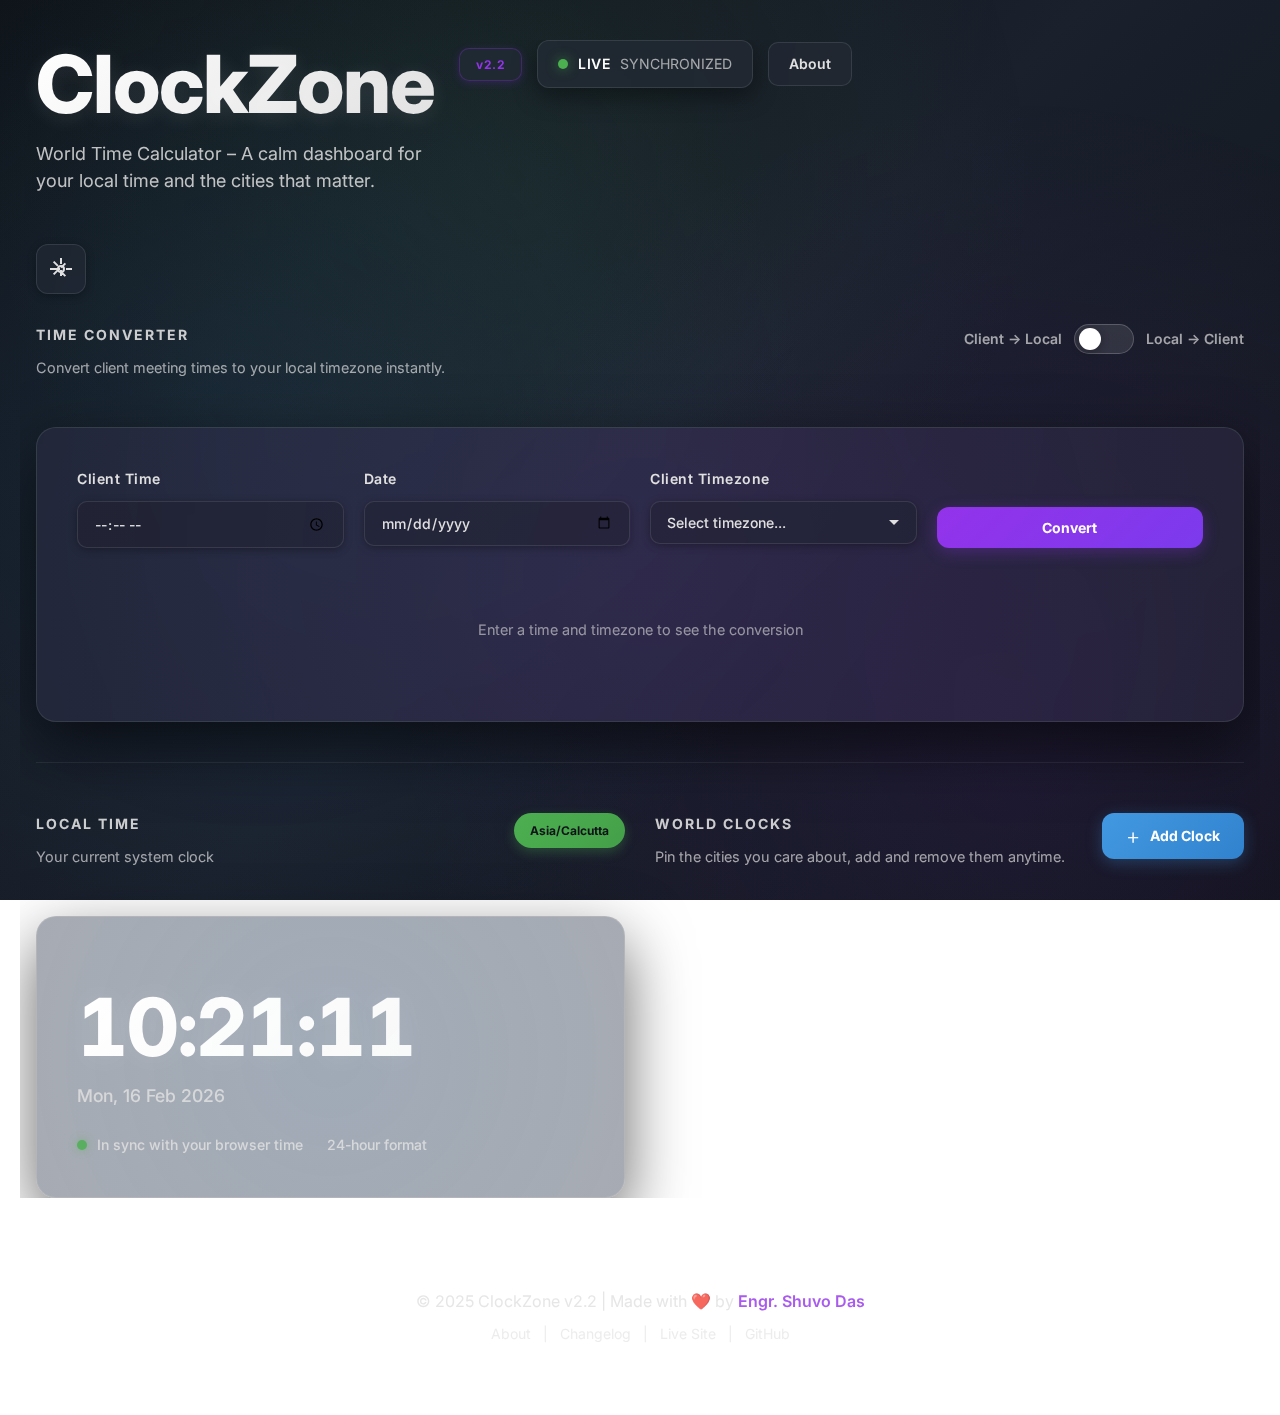
<file: index.html>
<!doctype html>
<html lang="en">
  <head>
    <meta charset="utf-8">
    <meta name="viewport" content="width=device-width, initial-scale=1, maximum-scale=5, user-scalable=yes">
    <title>ClockZone – World Time Calculator v2.2</title>
    <link rel="shortcut icon" href="https://cdn-icons-png.flaticon.com/512/3175/3175021.png" type="image/x-icon">
    <link rel="stylesheet" href="css/styles.css">
  </head>

  <body>
    <div class="container">
      <!-- Header -->
      <header class="header">
        <div class="header-left">
          <h1 class="title">ClockZone</h1>
          <p class="subtitle">World Time Calculator – A calm dashboard for your local time and the cities that matter.</p>
        </div>
        <div class="header-right">
          <button class="version-btn">v2.2</button>
          <div class="status-indicator">
            <span class="status-dot"></span>
            <span class="status-text">LIVE</span>
            <span class="status-subtext">SYNCHRONIZED</span>
          </div>
          <a href="about.html" class="about-link">About</a>
        </div>
      </header>

      <!-- Settings Icon Button -->
      <div class="settings-toggle-wrapper">
        <button class="settings-toggle-btn" id="settings-toggle-btn" title="Display Settings">
          <svg class="settings-icon" width="24" height="24" viewBox="0 0 24 24" fill="none" stroke="currentColor" stroke-width="2">
            <circle cx="12" cy="12" r="3"></circle>
            <path d="M12 1v6m0 6v6m11-7h-6m-6 0H1m15.364-5.636l-4.243 4.243m0 4.243l4.243 4.243M4.636 4.636l4.243 4.243m0 4.243l-4.243 4.243"></path>
          </svg>
        </button>
      </div>

      <!-- Display Settings -->
      <section class="display-settings" id="display-settings">
        <div class="settings-header">
          <div class="settings-title-wrapper">
            <svg class="settings-icon-small" width="20" height="20" viewBox="0 0 24 24" fill="none" stroke="currentColor" stroke-width="2">
              <circle cx="12" cy="12" r="3"></circle>
              <path d="M12 1v6m0 6v6m11-7h-6m-6 0H1m15.364-5.636l-4.243 4.243m0 4.243l4.243 4.243M4.636 4.636l4.243 4.243m0 4.243l-4.243 4.243"></path>
            </svg>
            <h2 class="section-title">DISPLAY SETTINGS</h2>
            <button class="settings-close-btn" id="settings-close-btn">&times;</button>
          </div>
        </div>
        <p class="section-description">Control the time format and how dates are shown across all clocks.</p>
        <div class="settings-controls">
          <div class="setting-group">
            <label for="time-format">Time format</label>
            <select id="time-format" class="dropdown">
              <option value="12">12-hour</option>
              <option value="24">24-hour</option>
            </select>
          </div>
          <div class="setting-group">
            <label for="date-format">Date format</label>
            <select id="date-format" class="dropdown">
              <option value="short">Mon, 24 Nov 2025</option>
              <option value="long">Monday, November 24, 2025</option>
              <option value="numeric">11/24/2025</option>
            </select>
          </div>
        </div>
      </section>

      <!-- Time Converter Section -->
      <section class="time-converter-section">
        <div class="section-header">
          <div>
            <h2 class="section-title">TIME CONVERTER</h2>
            <p class="section-description" id="converter-description">Convert client meeting times to your local timezone instantly.</p>
          </div>
          <div class="converter-mode-toggle">
            <span class="mode-label" id="mode-label-forward">Client → Local</span>
            <label class="toggle-switch">
              <input type="checkbox" id="converter-mode-toggle" />
              <span class="toggle-slider"></span>
            </label>
            <span class="mode-label" id="mode-label-reverse">Local → Client</span>
          </div>
        </div>
        <div class="converter-card">
          <div class="converter-inputs" id="converter-inputs">
            <!-- Forward mode inputs (default) -->
            <div class="converter-input-group" id="input-group-source-time">
              <label for="source-time" id="source-time-label">Client Time</label>
              <input type="time" id="source-time" class="time-input" />
            </div>
            <div class="converter-input-group">
              <label for="source-date">Date</label>
              <input type="date" id="source-date" class="date-input" />
            </div>
            <div class="converter-input-group" id="input-group-source-timezone">
              <label for="source-timezone" id="source-timezone-label">Client Timezone</label>
              <select id="source-timezone" class="timezone-select">
                <option value="">Select timezone...</option>
              </select>
            </div>
            <button class="convert-btn" id="convert-btn">
              <span>Convert</span>
            </button>
          </div>
          <div class="converter-results" id="converter-results">
            <div class="result-placeholder">
              <p>Enter a time and timezone to see the conversion</p>
            </div>
          </div>
        </div>
      </section>

      <!-- Main Content -->
      <div class="main-content">
        <!-- Local Time Section -->
        <section class="local-time-section">
          <div class="section-header">
            <div>
              <h2 class="section-title">LOCAL TIME</h2>
              <p class="section-description">Your current system clock</p>
            </div>
            <span class="timezone-tag" id="local-timezone-tag">Asia/Calcutta</span>
          </div>
          <div class="local-time-card">
            <div class="time-display" id="local-time">10:21:11</div>
            <div class="date-display" id="local-date">Mon, 16 Feb 2026</div>
            <div class="status-info">
              <div class="sync-indicator">
                <span class="sync-dot"></span>
                <span>In sync with your browser time</span>
              </div>
              <div class="format-indicator" id="local-format-indicator">24-hour format</div>
            </div>
          </div>
        </section>

        <!-- World Clocks Section -->
        <section class="world-clocks-section">
          <div class="section-header">
            <div>
              <h2 class="section-title">WORLD CLOCKS</h2>
              <p class="section-description">Pin the cities you care about, add and remove them anytime.</p>
            </div>
            <button class="add-clock-btn" id="add-clock-btn">
              <span class="add-icon">+</span>
              <span>Add Clock</span>
            </button>
          </div>
          <div class="world-clocks-grid" id="world-clocks-grid">
            <!-- Clock cards will be dynamically generated -->
          </div>
        </section>
      </div>

      <!-- Add Clock Modal -->
      <div class="modal-overlay" id="modal-overlay">
        <div class="modal">
          <div class="modal-header">
            <h3>Add World Clock</h3>
            <button class="modal-close" id="modal-close">&times;</button>
          </div>
          <div class="modal-body">
            <input type="text" id="clock-search" class="clock-search-input" placeholder="Search for a city or timezone...">
            <div class="clock-options" id="clock-options">
              <!-- Options will be populated dynamically -->
            </div>
          </div>
        </div>
      </div>
    </div>

    <!-- Footer -->
    <footer class="footer">
      <div class="footer-content">
        <p class="copyright">
          © 2025 ClockZone v2.2 | Made with ❤️ by <a href="about.html" class="developer-link">Engr. Shuvo Das</a>
        </p>
        <p class="footer-links">
          <a href="about.html">About</a> | 
          <a href="CHANGELOG.md">Changelog</a> |
          <a href="https://clockzone-ten.vercel.app/" target="_blank">Live Site</a> |
          <a href="https://github.com/engrshuvodas/ClockZone--World-Time-Calculator-.git" target="_blank">GitHub</a>
        </p>
      </div>
    </footer>

    <script src="js/script.js"></script>
  </body>
</html>
</file>
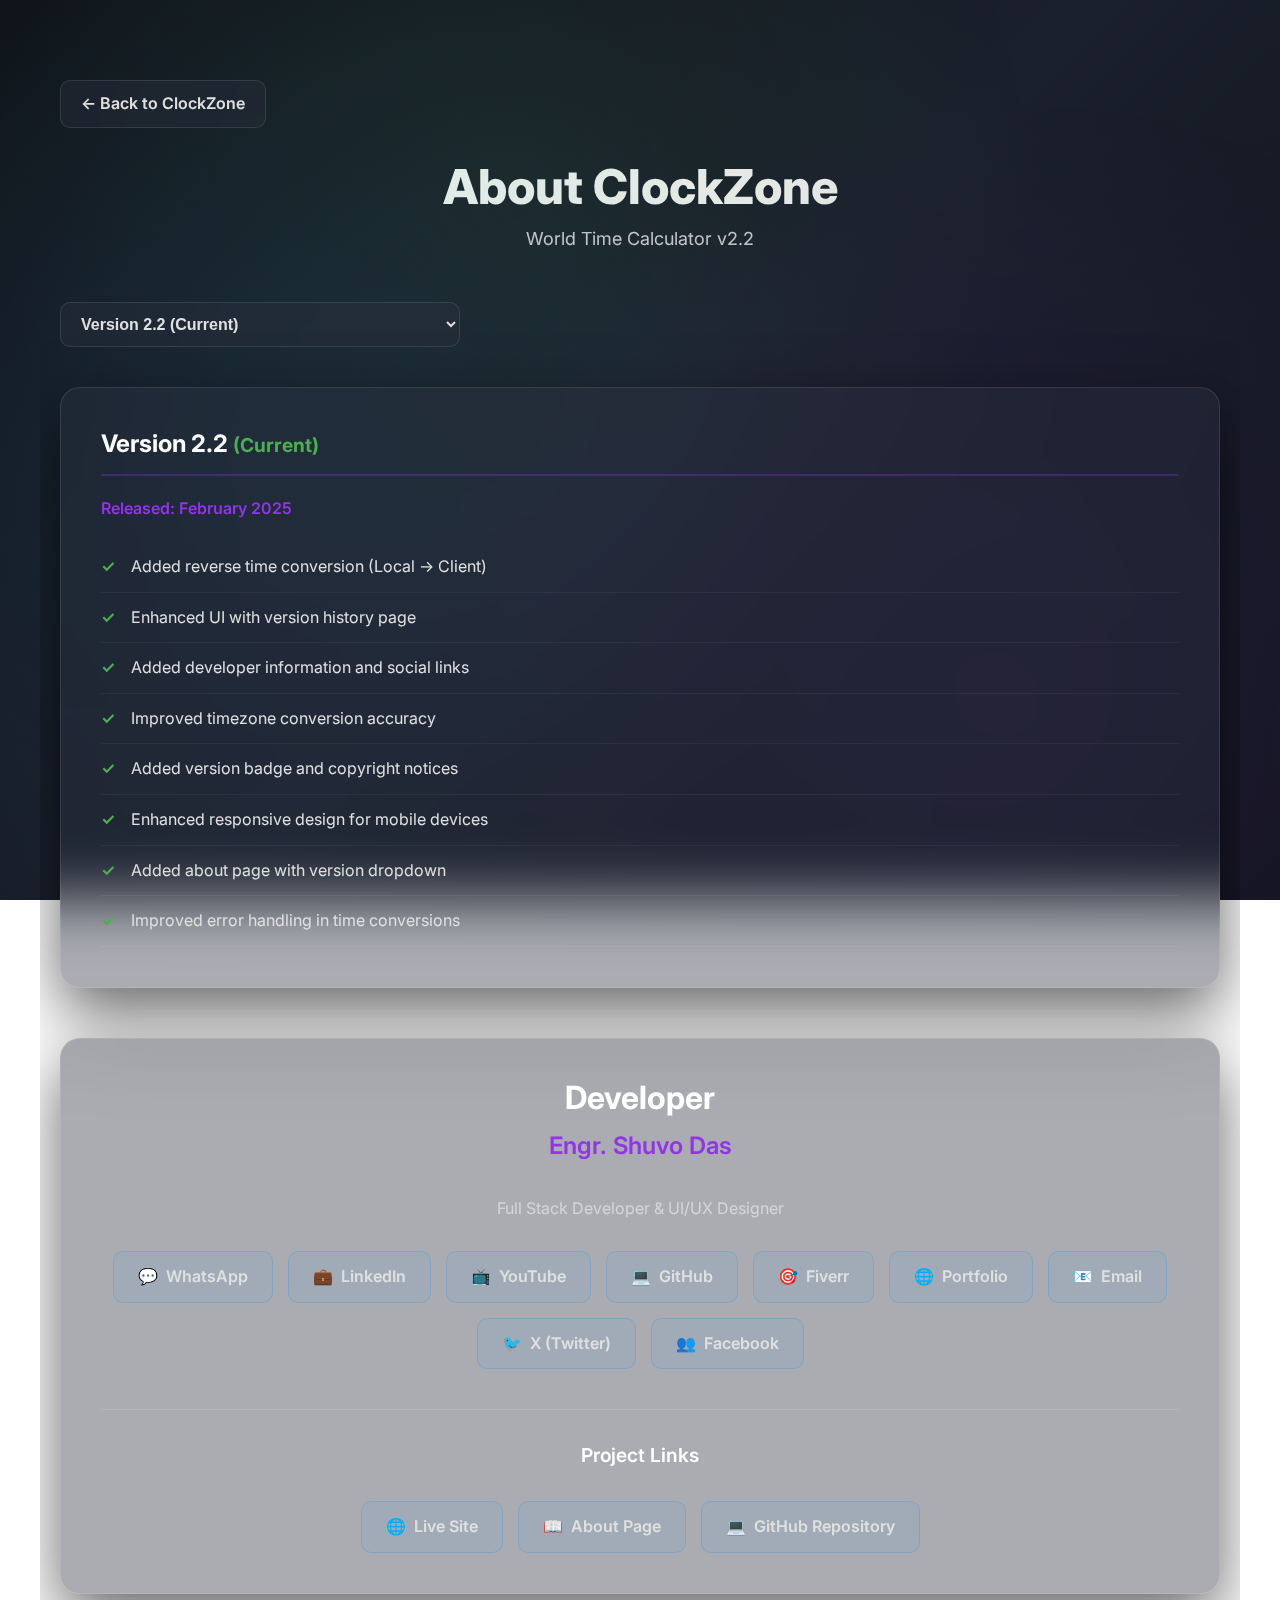
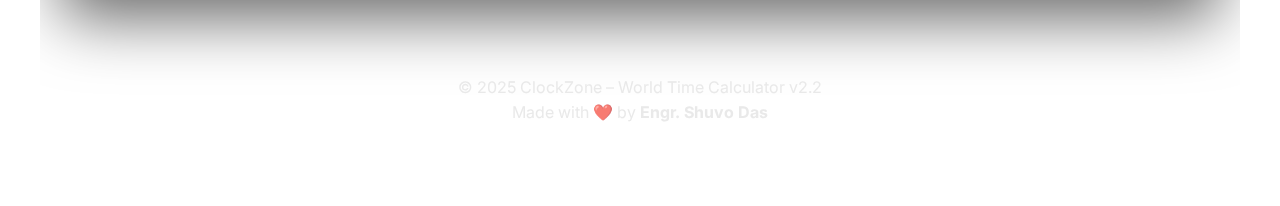
<file: about.html>
<!doctype html>
<html lang="en">
  <head>
    <meta charset="utf-8">
    <meta name="viewport" content="width=device-width, initial-scale=1, maximum-scale=5, user-scalable=yes">
    <title>About - ClockZone World Time Calculator</title>
    <link rel="shortcut icon" href="https://cdn-icons-png.flaticon.com/512/3175/3175021.png" type="image/x-icon">
    <link rel="stylesheet" href="css/styles.css">
    <style>
      .about-container {
        max-width: 1200px;
        margin: 0 auto;
        padding: clamp(1.5rem, 4vw, 2.5rem) clamp(1rem, 3vw, 1.25rem);
        width: 100%;
        box-sizing: border-box;
      }
      .about-header {
        text-align: center;
        margin-bottom: clamp(2rem, 5vw, 3.125rem);
      }
      .about-header h1 {
        font-size: clamp(2rem, 6vw, 3rem);
        font-weight: 800;
        background: linear-gradient(135deg, #FFFFFF 0%, #E0E0E0 100%);
        -webkit-background-clip: text;
        -webkit-text-fill-color: transparent;
        background-clip: text;
        margin-bottom: clamp(0.5rem, 1.5vw, 0.625rem);
        line-height: 1.2;
        word-wrap: break-word;
      }
      .version-selector {
        margin: clamp(1.5rem, 4vw, 2.5rem) 0;
      }
      .version-selector select {
        width: 100%;
        max-width: min(400px, 100%);
        padding: clamp(0.75rem, 2vw, 0.75rem) clamp(1rem, 2vw, 1rem);
        background: var(--bg-glass);
        backdrop-filter: blur(20px);
        border: 1px solid rgba(255, 255, 255, 0.1);
        border-radius: 10px;
        color: var(--text-secondary);
        font-size: clamp(0.875rem, 2vw, 1rem);
        font-weight: 600;
        cursor: pointer;
        box-sizing: border-box;
      }
      .version-details {
        background: var(--bg-glass);
        backdrop-filter: blur(30px);
        border: 1px solid rgba(255, 255, 255, 0.1);
        border-radius: 20px;
        padding: clamp(1.5rem, 4vw, 2.5rem);
        margin-top: clamp(1.25rem, 3vw, 1.875rem);
        box-shadow: var(--shadow-xl);
        width: 100%;
        box-sizing: border-box;
      }
      .version-details h2 {
        font-size: clamp(1.25rem, 3vw, 1.5rem);
        font-weight: 700;
        color: var(--text-primary);
        margin-bottom: clamp(1rem, 2.5vw, 1.25rem);
        padding-bottom: clamp(0.75rem, 2vw, 0.9375rem);
        border-bottom: 2px solid rgba(147, 51, 234, 0.3);
        line-height: 1.3;
        word-wrap: break-word;
      }
      .version-date {
        color: var(--accent-purple);
        font-size: var(--font-sm);
        font-weight: 600;
        margin-bottom: clamp(1rem, 2.5vw, 1.25rem);
      }
      .version-features {
        list-style: none;
        padding: 0;
      }
      .version-features li {
        padding: clamp(0.75rem, 2vw, 0.75rem) 0;
        padding-left: clamp(1.5rem, 4vw, 1.875rem);
        position: relative;
        color: var(--text-secondary);
        border-bottom: 1px solid rgba(255, 255, 255, 0.05);
        line-height: 1.6;
        word-wrap: break-word;
      }
      .version-features li:before {
        content: "✓";
        position: absolute;
        left: 0;
        color: var(--accent-green);
        font-weight: 700;
      }
      .developer-section {
        background: var(--bg-glass);
        backdrop-filter: blur(30px);
        border: 1px solid rgba(255, 255, 255, 0.1);
        border-radius: 20px;
        padding: clamp(1.5rem, 4vw, 2.5rem);
        margin-top: clamp(2rem, 5vw, 3.125rem);
        box-shadow: var(--shadow-xl);
        text-align: center;
        width: 100%;
        box-sizing: border-box;
      }
      .developer-section h2 {
        font-size: clamp(1.5rem, 4vw, 2rem);
        font-weight: 700;
        color: var(--text-primary);
        margin-bottom: clamp(0.5rem, 1.5vw, 0.625rem);
        line-height: 1.2;
      }
      .developer-name {
        font-size: clamp(1.25rem, 3vw, 1.5rem);
        font-weight: 600;
        color: var(--accent-purple);
        margin-bottom: clamp(1.25rem, 3vw, 1.875rem);
        word-wrap: break-word;
      }
      .social-links {
        display: flex;
        flex-wrap: wrap;
        justify-content: center;
        gap: clamp(0.75rem, 2vw, 0.9375rem);
        margin-top: clamp(1.25rem, 3vw, 1.875rem);
      }
      .social-link {
        display: inline-flex;
        align-items: center;
        gap: clamp(0.5rem, 1.5vw, 0.5rem);
        padding: clamp(0.75rem, 2vw, 0.75rem) clamp(1rem, 3vw, 1.5rem);
        background: rgba(66, 153, 225, 0.1);
        border: 1px solid rgba(66, 153, 225, 0.3);
        border-radius: 10px;
        color: var(--text-secondary);
        text-decoration: none;
        font-weight: 600;
        font-size: var(--font-sm);
        transition: all 0.3s ease;
        min-height: 44px;
        box-sizing: border-box;
        word-wrap: break-word;
      }
      .social-link:hover {
        background: rgba(66, 153, 225, 0.2);
        transform: translateY(-2px);
        box-shadow: var(--shadow-md);
      }
      .back-link {
        display: inline-block;
        margin-bottom: clamp(1.25rem, 3vw, 1.875rem);
        padding: clamp(0.625rem, 2vw, 0.625rem) clamp(1rem, 3vw, 1.25rem);
        background: var(--bg-glass);
        backdrop-filter: blur(20px);
        border: 1px solid rgba(255, 255, 255, 0.1);
        border-radius: 10px;
        color: var(--text-secondary);
        text-decoration: none;
        font-weight: 600;
        font-size: var(--font-sm);
        transition: all 0.3s ease;
        min-height: 44px;
        box-sizing: border-box;
      }
      .back-link:hover {
        transform: translateX(-5px);
        border-color: var(--accent-purple);
      }
      
      /* Responsive adjustments for about page */
      @media (max-width: 768px) {
        .social-links {
          flex-direction: column;
          align-items: stretch;
        }
        
        .social-link {
          width: 100%;
          justify-content: center;
        }
      }
      
      @media (max-width: 480px) {
        .about-header h1 {
          font-size: clamp(1.75rem, 8vw, 2.5rem);
        }
        
        .version-details {
          padding: clamp(1rem, 3vw, 1.5rem);
        }
        
        .developer-section {
          padding: clamp(1.25rem, 3vw, 1.5rem);
        }
      }
    </style>
  </head>

  <body>
    <div class="about-container">
      <a href="index.html" class="back-link">← Back to ClockZone</a>
      
      <div class="about-header">
        <h1>About ClockZone</h1>
        <p class="subtitle">World Time Calculator v2.2</p>
      </div>

      <!-- Version History -->
      <div class="version-selector">
        <select id="version-selector">
          <option value="2.2">Version 2.2 (Current)</option>
          <option value="2.1">Version 2.1</option>
          <option value="2.0">Version 2.0</option>
          <option value="1.0">Version 1.0</option>
        </select>
      </div>

      <div class="version-details" id="version-details">
        <!-- Version details will be populated by JavaScript -->
      </div>

      <!-- Developer Section -->
      <div class="developer-section">
        <h2>Developer</h2>
        <div class="developer-name">Engr. Shuvo Das</div>
        <p style="color: var(--text-secondary); opacity: 0.8; margin-bottom: 30px;">
          Full Stack Developer & UI/UX Designer
        </p>
        
        <div class="social-links">
          <a href="https://wa.me/+8801765245872" class="social-link" target="_blank">
            <span>💬</span> WhatsApp
          </a>
          <a href="https://www.linkedin.com/in/engrshuvoda/" class="social-link" target="_blank">
            <span>💼</span> LinkedIn
          </a>
          <a href="https://www.youtube.com/channel/UCEJ0R871tF2PLT27q9azYWg" class="social-link" target="_blank">
            <span>📺</span> YouTube
          </a>
          <a href="https://github.com/engrshuvodas" class="social-link" target="_blank">
            <span>💻</span> GitHub
          </a>
          <a href="https://www.fiverr.com/shuvo_das74886" class="social-link" target="_blank">
            <span>🎯</span> Fiverr
          </a>
          <a href="https://engrshuvodas.github.io/me/" class="social-link" target="_blank">
            <span>🌐</span> Portfolio
          </a>
          <a href="mailto:engrshuvoda@gmail.com" class="social-link">
            <span>📧</span> Email
          </a>
          <a href="https://x.com/engrshuvodas" class="social-link" target="_blank">
            <span>🐦</span> X (Twitter)
          </a>
          <a href="https://www.facebook.com/engr.shuvo74886/" class="social-link" target="_blank">
            <span>👥</span> Facebook
          </a>
        </div>
        
        <!-- Project Links -->
        <div style="margin-top: 40px; padding-top: 30px; border-top: 1px solid rgba(255, 255, 255, 0.1);">
          <h3 style="font-size: 1.2rem; font-weight: 600; color: var(--text-primary); margin-bottom: 20px;">Project Links</h3>
          <div class="social-links">
            <a href="https://clockzone-ten.vercel.app/" class="social-link" target="_blank">
              <span>🌐</span> Live Site
            </a>
            <a href="https://clockzone-ten.vercel.app/about.html" class="social-link" target="_blank">
              <span>📖</span> About Page
            </a>
            <a href="https://github.com/engrshuvodas/ClockZone--World-Time-Calculator-.git" class="social-link" target="_blank">
              <span>💻</span> GitHub Repository
            </a>
          </div>
        </div>
      </div>

      <!-- Copyright -->
      <div style="text-align: center; margin-top: 50px; padding-top: 30px; border-top: 1px solid rgba(255, 255, 255, 0.1);">
        <p style="color: var(--text-secondary); opacity: 0.7;">
          © 2025 ClockZone – World Time Calculator v2.2<br>
          Made with ❤️ by <strong>Engr. Shuvo Das</strong>
        </p>
      </div>
    </div>

    <script>
      const versionData = {
        '2.2': {
          date: 'February 2025',
          features: [
            'Added reverse time conversion (Local → Client)',
            'Enhanced UI with version history page',
            'Added developer information and social links',
            'Improved timezone conversion accuracy',
            'Added version badge and copyright notices',
            'Enhanced responsive design for mobile devices',
            'Added about page with version dropdown',
            'Improved error handling in time conversions'
          ]
        },
        '2.1': {
          date: 'January 2025',
          features: [
            'Added bidirectional time converter',
            'Implemented forward conversion (Client → Local)',
            'Enhanced glassmorphism design effects',
            'Added 3D card tilt animations',
            'Improved timezone detection',
            'Added persistent storage for settings',
            'Enhanced modal interactions'
          ]
        },
        '2.0': {
          date: 'December 2024',
          features: [
            'Complete redesign with premium UI',
            'Added world clock management system',
            'Implemented real-time clock synchronization',
            'Added display settings (time/date formats)',
            'Created glassmorphism design system',
            'Added smooth animations and transitions',
            'Implemented localStorage for data persistence'
          ]
        },
        '1.0': {
          date: 'November 2024',
          features: [
            'Initial release',
            'Basic world clock display',
            'Simple timezone selection',
            'Basic responsive layout',
            'Core functionality implementation'
          ]
        }
      };

      const versionSelector = document.getElementById('version-selector');
      const versionDetails = document.getElementById('version-details');

      function displayVersion(version) {
        const data = versionData[version];
        const isCurrent = version === '2.2';
        
        versionDetails.innerHTML = `
          <h2>Version ${version} ${isCurrent ? '<span style="color: var(--accent-green); font-size: 0.8em;">(Current)</span>' : ''}</h2>
          <div class="version-date">Released: ${data.date}</div>
          <ul class="version-features">
            ${data.features.map(feature => `<li>${feature}</li>`).join('')}
          </ul>
        `;
      }

      versionSelector.addEventListener('change', (e) => {
        displayVersion(e.target.value);
      });

      // Display current version on load
      displayVersion('2.2');
    </script>
  </body>
</html>
</file>
<file: css/styles.css>
/* Import Google Fonts */
@import url('https://fonts.googleapis.com/css2?family=Inter:wght@300;400;500;600;700;800&display=swap');

/* Global Styles */
* {
  margin: 0;
  padding: 0;
  box-sizing: border-box;
}

html {
  overflow-x: hidden;
  width: 100%;
  max-width: 100vw;
}

*,
*::before,
*::after {
  box-sizing: border-box;
}

:root {
  --bg-primary: #0F1419;
  --bg-secondary: #1A202C;
  --bg-card: rgba(42, 48, 63, 0.6);
  --bg-glass: rgba(42, 48, 63, 0.4);
  --text-primary: #FFFFFF;
  --text-secondary: #E0E0E0;
  --accent-green: #4CAF50;
  --accent-blue: #4299E1;
  --accent-purple: #9333EA;
  --shadow-sm: 0 2px 8px rgba(0, 0, 0, 0.3);
  --shadow-md: 0 8px 24px rgba(0, 0, 0, 0.4);
  --shadow-lg: 0 16px 48px rgba(0, 0, 0, 0.5);
  --shadow-xl: 0 24px 64px rgba(0, 0, 0, 0.6);
  
  /* Responsive spacing */
  --spacing-xs: clamp(0.5rem, 1vw, 0.75rem);
  --spacing-sm: clamp(0.75rem, 1.5vw, 1rem);
  --spacing-md: clamp(1rem, 2vw, 1.5rem);
  --spacing-lg: clamp(1.5rem, 3vw, 2.5rem);
  --spacing-xl: clamp(2rem, 4vw, 3.5rem);
  
  /* Responsive font sizes */
  --font-xs: clamp(0.75rem, 1.5vw, 0.875rem);
  --font-sm: clamp(0.875rem, 2vw, 1rem);
  --font-base: clamp(1rem, 2.5vw, 1.125rem);
  --font-lg: clamp(1.125rem, 3vw, 1.25rem);
  --font-xl: clamp(1.25rem, 3.5vw, 1.5rem);
  --font-2xl: clamp(1.5rem, 4vw, 2rem);
  --font-3xl: clamp(2rem, 5vw, 2.5rem);
  --font-4xl: clamp(2.5rem, 6vw, 3rem);
  --font-5xl: clamp(3rem, 8vw, 5rem);
}

body {
  font-family: 'Inter', sans-serif;
  background: linear-gradient(135deg, #0F1419 0%, #1A202C 50%, #0F1419 100%);
  background-attachment: fixed;
  color: var(--text-secondary);
  min-height: 100vh;
  padding: clamp(1rem, 3vw, 2.5rem) clamp(0.75rem, 2vw, 1.25rem);
  line-height: 1.6;
  position: relative;
  overflow-x: hidden;
  width: 100%;
  max-width: 100vw;
  word-wrap: break-word;
  overflow-wrap: break-word;
}

/* Prevent overflow for media elements */
img,
video,
iframe,
svg {
  max-width: 100%;
  height: auto;
  display: block;
}

/* Prevent text overflow */
h1, h2, h3, h4, h5, h6,
p, span, a, li, label, button {
  word-wrap: break-word;
  overflow-wrap: break-word;
  hyphens: auto;
}

/* Ensure form elements don't overflow */
input,
select,
textarea,
button {
  max-width: 100%;
  box-sizing: border-box;
}

/* Animated Background */
body::before {
  content: '';
  position: fixed;
  top: 0;
  left: 0;
  width: 100%;
  height: 100%;
  background: 
    radial-gradient(circle at 20% 50%, rgba(66, 153, 225, 0.1) 0%, transparent 50%),
    radial-gradient(circle at 80% 80%, rgba(147, 51, 234, 0.1) 0%, transparent 50%),
    radial-gradient(circle at 40% 20%, rgba(76, 175, 80, 0.08) 0%, transparent 50%);
  animation: backgroundShift 20s ease infinite;
  pointer-events: none;
  z-index: 0;
}

@keyframes backgroundShift {
  0%, 100% {
    transform: translate(0, 0) scale(1);
    opacity: 1;
  }
  50% {
    transform: translate(-20px, -20px) scale(1.1);
    opacity: 0.8;
  }
}

.container {
  max-width: 1400px;
  margin: 0 auto;
  position: relative;
  z-index: 1;
  width: 100%;
  padding: 0 clamp(0.5rem, 2vw, 1rem);
}

/* Header */
.header {
  display: flex;
  flex-direction: column;
  gap: clamp(1rem, 3vw, 1.5rem);
  margin-bottom: clamp(2rem, 5vw, 3.125rem);
  animation: fadeInDown 0.8s ease-out;
}

.header-left {
  flex: 1;
}

.version-btn {
  padding: 8px 16px;
  background: var(--bg-glass);
  backdrop-filter: blur(20px);
  border: 1px solid rgba(147, 51, 234, 0.3);
  border-radius: 10px;
  color: var(--accent-purple);
  font-size: 0.75rem;
  font-weight: 700;
  letter-spacing: 0.5px;
  cursor: pointer;
  transition: all 0.3s cubic-bezier(0.4, 0, 0.2, 1);
  box-shadow: 0 2px 8px rgba(147, 51, 234, 0.2);
  white-space: nowrap;
  font-family: 'Inter', sans-serif;
}

.version-btn:hover {
  background: rgba(147, 51, 234, 0.1);
  border-color: var(--accent-purple);
  transform: translateY(-2px);
  box-shadow: 0 4px 12px rgba(147, 51, 234, 0.3);
}

.title {
  font-size: var(--font-5xl);
  font-weight: 800;
  background: linear-gradient(135deg, #FFFFFF 0%, #E0E0E0 100%);
  -webkit-background-clip: text;
  -webkit-text-fill-color: transparent;
  background-clip: text;
  margin-bottom: clamp(0.5rem, 1.5vw, 0.75rem);
  letter-spacing: -1px;
  text-shadow: 0 4px 20px rgba(255, 255, 255, 0.1);
  animation: titleGlow 3s ease-in-out infinite;
  line-height: 1.1;
  word-wrap: break-word;
}

@keyframes titleGlow {
  0%, 100% {
    filter: brightness(1);
  }
  50% {
    filter: brightness(1.2);
  }
}

.subtitle {
  font-size: var(--font-base);
  font-weight: 400;
  color: var(--text-secondary);
  opacity: 0.85;
  animation: fadeIn 1s ease-out 0.2s both;
  line-height: 1.5;
  word-wrap: break-word;
}

.header-right {
  display: flex;
  flex-direction: column;
  align-items: flex-start;
  gap: clamp(0.75rem, 2vw, 0.9375rem);
  flex-wrap: wrap;
  width: 100%;
}

.about-link {
  padding: 10px 20px;
  background: var(--bg-glass);
  backdrop-filter: blur(20px);
  border: 1px solid rgba(255, 255, 255, 0.1);
  border-radius: 10px;
  color: var(--text-secondary);
  text-decoration: none;
  font-weight: 600;
  font-size: 0.875rem;
  transition: all 0.3s cubic-bezier(0.4, 0, 0.2, 1);
}

.about-link:hover {
  background: rgba(147, 51, 234, 0.1);
  border-color: var(--accent-purple);
  color: var(--text-primary);
  transform: translateY(-2px);
}

.version-badge {
  display: inline-block;
  margin-top: 8px;
  padding: 4px 12px;
  background: linear-gradient(135deg, var(--accent-purple) 0%, #7C3AED 100%);
  color: var(--text-primary);
  border-radius: 12px;
  font-size: 0.75rem;
  font-weight: 700;
  letter-spacing: 0.5px;
  box-shadow: 0 2px 8px rgba(147, 51, 234, 0.3);
}

.status-indicator {
  display: flex;
  align-items: center;
  gap: clamp(0.5rem, 1.5vw, 0.625rem);
  padding: clamp(0.75rem, 2vw, 0.75rem) clamp(1rem, 3vw, 1.25rem);
  background: var(--bg-glass);
  backdrop-filter: blur(20px);
  -webkit-backdrop-filter: blur(20px);
  border: 1px solid rgba(255, 255, 255, 0.1);
  border-radius: 12px;
  box-shadow: var(--shadow-md);
  transition: all 0.3s cubic-bezier(0.4, 0, 0.2, 1);
  animation: float 3s ease-in-out infinite;
  width: 100%;
  flex-wrap: wrap;
}

@keyframes float {
  0%, 100% {
    transform: translateY(0);
  }
  50% {
    transform: translateY(-5px);
  }
}

.status-indicator:hover {
  transform: translateY(-2px) scale(1.02);
  box-shadow: var(--shadow-lg);
  border-color: rgba(76, 175, 80, 0.3);
}

.status-dot {
  width: 10px;
  height: 10px;
  background-color: var(--accent-green);
  border-radius: 50%;
  display: inline-block;
  box-shadow: 0 0 12px rgba(76, 175, 80, 0.6);
  animation: pulse 2s ease-in-out infinite;
}

@keyframes pulse {
  0%, 100% {
    transform: scale(1);
    opacity: 1;
  }
  50% {
    transform: scale(1.2);
    opacity: 0.8;
  }
}

.status-text {
  font-size: 0.875rem;
  font-weight: 600;
  color: var(--text-primary);
  letter-spacing: 0.5px;
}

.status-subtext {
  font-size: 0.875rem;
  font-weight: 400;
  color: var(--text-secondary);
  opacity: 0.7;
}

/* Settings Toggle Button */
.settings-toggle-wrapper {
  margin-bottom: 30px;
  display: flex;
  justify-content: flex-start;
}

.settings-toggle-btn {
  padding: 12px;
  background: var(--bg-glass);
  backdrop-filter: blur(20px);
  border: 1px solid rgba(255, 255, 255, 0.1);
  border-radius: 12px;
  color: var(--text-secondary);
  cursor: pointer;
  transition: all 0.3s cubic-bezier(0.4, 0, 0.2, 1);
  box-shadow: var(--shadow-sm);
  display: flex;
  align-items: center;
  justify-content: center;
}

.settings-toggle-btn:hover {
  background: rgba(147, 51, 234, 0.1);
  border-color: var(--accent-purple);
  color: var(--accent-purple);
  transform: translateY(-2px);
  box-shadow: var(--shadow-md);
}

.settings-toggle-btn .settings-icon {
  color: inherit;
  stroke: currentColor;
  animation: rotateIcon 20s linear infinite;
}

.settings-toggle-btn:hover .settings-icon {
  animation-duration: 2s;
}

/* Display Settings */
.display-settings {
  margin-bottom: clamp(2rem, 5vw, 3.125rem);
  padding: clamp(1.25rem, 3vw, 1.875rem);
  background: var(--bg-glass);
  backdrop-filter: blur(30px);
  border: 1px solid rgba(255, 255, 255, 0.1);
  border-radius: 20px;
  box-shadow: var(--shadow-md);
  display: none;
  animation: slideDown 0.3s ease-out;
  transition: all 0.3s ease;
  width: 100%;
  box-sizing: border-box;
}

.display-settings.active {
  display: block;
}

.display-settings:hover {
  box-shadow: var(--shadow-lg);
  border-color: rgba(147, 51, 234, 0.3);
}

@keyframes slideDown {
  from {
    opacity: 0;
    transform: translateY(-20px);
  }
  to {
    opacity: 1;
    transform: translateY(0);
  }
}

.settings-header {
  display: flex;
  align-items: center;
  justify-content: space-between;
  margin-bottom: 10px;
}

.settings-title-wrapper {
  display: flex;
  align-items: center;
  gap: 10px;
  width: 100%;
}

.settings-icon-small {
  color: var(--accent-purple);
  stroke: var(--accent-purple);
  flex-shrink: 0;
}

.settings-close-btn {
  background: rgba(255, 255, 255, 0.05);
  border: 1px solid rgba(255, 255, 255, 0.1);
  color: var(--text-secondary);
  font-size: 1.5rem;
  cursor: pointer;
  width: 32px;
  height: 32px;
  display: flex;
  align-items: center;
  justify-content: center;
  border-radius: 8px;
  transition: all 0.3s cubic-bezier(0.4, 0, 0.2, 1);
  line-height: 1;
  padding: 0;
  margin-left: auto;
}

.settings-close-btn:hover {
  background: rgba(239, 68, 68, 0.2);
  border-color: rgba(239, 68, 68, 0.4);
  color: #EF4444;
  transform: rotate(90deg) scale(1.1);
}

@keyframes rotateIcon {
  from {
    transform: rotate(0deg);
  }
  to {
    transform: rotate(360deg);
  }
}

/* Time Converter Section */
.time-converter-section {
  margin-bottom: 50px;
  padding-bottom: 40px;
  border-bottom: 1px solid rgba(255, 255, 255, 0.08);
  animation: fadeInUp 0.8s ease-out 0.3s both;
}

.converter-mode-toggle {
  display: flex;
  align-items: center;
  gap: clamp(0.5rem, 1.5vw, 0.75rem);
  flex-wrap: wrap;
  width: 100%;
}

.mode-label {
  font-size: 0.875rem;
  font-weight: 600;
  color: var(--text-secondary);
  opacity: 0.7;
  transition: all 0.3s ease;
}

.mode-label.active {
  color: var(--accent-purple);
  opacity: 1;
}

.toggle-switch {
  position: relative;
  display: inline-block;
  width: 60px;
  height: 30px;
}

.toggle-switch input {
  opacity: 0;
  width: 0;
  height: 0;
}

.toggle-slider {
  position: absolute;
  cursor: pointer;
  top: 0;
  left: 0;
  right: 0;
  bottom: 0;
  background-color: rgba(255, 255, 255, 0.1);
  transition: all 0.3s cubic-bezier(0.4, 0, 0.2, 1);
  border-radius: 30px;
  border: 1px solid rgba(255, 255, 255, 0.2);
}

.toggle-slider:before {
  position: absolute;
  content: "";
  height: 22px;
  width: 22px;
  left: 4px;
  bottom: 3px;
  background-color: var(--text-primary);
  transition: all 0.3s cubic-bezier(0.4, 0, 0.2, 1);
  border-radius: 50%;
  box-shadow: 0 2px 8px rgba(0, 0, 0, 0.3);
}

.toggle-switch input:checked + .toggle-slider {
  background: linear-gradient(135deg, var(--accent-purple) 0%, #7C3AED 100%);
  border-color: var(--accent-purple);
}

.toggle-switch input:checked + .toggle-slider:before {
  transform: translateX(30px);
  background-color: var(--text-primary);
}

.toggle-switch:hover .toggle-slider {
  box-shadow: 0 0 0 4px rgba(147, 51, 234, 0.1);
}

.converter-card {
  background: var(--bg-glass);
  backdrop-filter: blur(30px);
  -webkit-backdrop-filter: blur(30px);
  border: 1px solid rgba(255, 255, 255, 0.1);
  border-radius: 20px;
  padding: clamp(1.5rem, 4vw, 2.5rem);
  box-shadow: var(--shadow-xl);
  transition: all 0.4s cubic-bezier(0.4, 0, 0.2, 1);
  position: relative;
  overflow: hidden;
  width: 100%;
  box-sizing: border-box;
}

.converter-card::before {
  content: '';
  position: absolute;
  top: -50%;
  left: -50%;
  width: 200%;
  height: 200%;
  background: radial-gradient(circle, rgba(147, 51, 234, 0.1) 0%, transparent 70%);
  animation: rotate 20s linear infinite;
  pointer-events: none;
}

.converter-card:hover {
  transform: translateY(-4px);
  box-shadow: 0 24px 64px rgba(0, 0, 0, 0.6), 0 0 40px rgba(147, 51, 234, 0.2);
  border-color: rgba(147, 51, 234, 0.3);
}

.converter-inputs {
  display: grid;
  grid-template-columns: repeat(auto-fit, minmax(min(100%, 200px), 1fr));
  gap: clamp(1rem, 2.5vw, 1.25rem);
  margin-bottom: clamp(1.25rem, 3vw, 1.875rem);
  position: relative;
  z-index: 2;
  transition: all 0.3s ease;
}

.converter-input-group {
  display: flex;
  flex-direction: column;
  gap: 10px;
}

.converter-input-group label {
  font-size: 0.875rem;
  font-weight: 600;
  color: var(--text-secondary);
  letter-spacing: 0.5px;
}

.time-input,
.date-input {
  background: rgba(26, 32, 44, 0.6);
  backdrop-filter: blur(20px);
  border: 1px solid rgba(255, 255, 255, 0.1);
  border-radius: 10px;
  padding: 12px 16px;
  color: var(--text-secondary);
  font-size: 0.875rem;
  font-family: 'Inter', sans-serif;
  font-weight: 500;
  transition: all 0.3s cubic-bezier(0.4, 0, 0.2, 1);
  box-shadow: var(--shadow-sm);
}

.time-input:focus,
.date-input:focus {
  outline: none;
  border-color: var(--accent-purple);
  box-shadow: 0 0 0 3px rgba(147, 51, 234, 0.2), var(--shadow-md);
  transform: translateY(-2px);
}

.timezone-select {
  background: rgba(26, 32, 44, 0.6);
  backdrop-filter: blur(20px);
  border: 1px solid rgba(255, 255, 255, 0.1);
  border-radius: 10px;
  padding: 12px 16px;
  color: var(--text-secondary);
  font-size: 0.875rem;
  font-family: 'Inter', sans-serif;
  font-weight: 500;
  cursor: pointer;
  appearance: none;
  background-image: url("data:image/svg+xml,%3Csvg xmlns='http://www.w3.org/2000/svg' width='12' height='12' viewBox='0 0 12 12'%3E%3Cpath fill='%23E0E0E0' d='M6 9L1 4h10z'/%3E%3C/svg%3E");
  background-repeat: no-repeat;
  background-position: right 16px center;
  padding-right: 40px;
  transition: all 0.3s cubic-bezier(0.4, 0, 0.2, 1);
  box-shadow: var(--shadow-sm);
}

.timezone-select:hover {
  border-color: rgba(147, 51, 234, 0.4);
  transform: translateY(-2px);
  box-shadow: var(--shadow-md);
}

.timezone-select:focus {
  outline: none;
  border-color: var(--accent-purple);
  box-shadow: 0 0 0 3px rgba(147, 51, 234, 0.2);
}

.convert-btn {
  background: linear-gradient(135deg, var(--accent-purple) 0%, #7C3AED 100%);
  color: var(--text-primary);
  border: none;
  border-radius: 12px;
  padding: 12px 32px;
  font-size: 0.875rem;
  font-weight: 700;
  font-family: 'Inter', sans-serif;
  cursor: pointer;
  transition: all 0.3s cubic-bezier(0.4, 0, 0.2, 1);
  box-shadow: 0 4px 16px rgba(147, 51, 234, 0.3);
  align-self: flex-end;
  position: relative;
  overflow: hidden;
  white-space: nowrap;
}

.convert-btn::before {
  content: '';
  position: absolute;
  top: 50%;
  left: 50%;
  width: 0;
  height: 0;
  border-radius: 50%;
  background: rgba(255, 255, 255, 0.2);
  transform: translate(-50%, -50%);
  transition: width 0.6s, height 0.6s;
}

.convert-btn:hover::before {
  width: 300px;
  height: 300px;
}

.convert-btn:hover {
  transform: translateY(-3px) scale(1.05);
  box-shadow: 0 8px 24px rgba(147, 51, 234, 0.4);
}

.convert-btn:active {
  transform: translateY(-1px) scale(1.02);
}

.converter-results {
  position: relative;
  z-index: 2;
}

.result-placeholder {
  text-align: center;
  padding: 40px 20px;
  color: var(--text-secondary);
  opacity: 0.6;
  font-size: 0.9rem;
}

.converter-result-grid {
  display: grid;
  grid-template-columns: repeat(auto-fit, minmax(min(100%, 280px), 1fr));
  gap: clamp(1rem, 2.5vw, 1.25rem);
}

.converter-result-card {
  background: rgba(26, 32, 44, 0.6);
  backdrop-filter: blur(20px);
  border: 1px solid rgba(255, 255, 255, 0.1);
  border-radius: 12px;
  padding: 24px;
  transition: all 0.3s cubic-bezier(0.4, 0, 0.2, 1);
  box-shadow: var(--shadow-sm);
}

.converter-result-card:hover {
  transform: translateY(-4px);
  box-shadow: var(--shadow-md);
  border-color: rgba(147, 51, 234, 0.3);
}

.result-timezone {
  font-size: 0.75rem;
  font-weight: 600;
  color: var(--accent-purple);
  text-transform: uppercase;
  letter-spacing: 1px;
  margin-bottom: 12px;
}

.result-time {
  font-size: clamp(1.5rem, 6vw, 2.5rem);
  font-weight: 800;
  background: linear-gradient(135deg, #FFFFFF 0%, rgba(255, 255, 255, 0.9) 100%);
  -webkit-background-clip: text;
  -webkit-text-fill-color: transparent;
  background-clip: text;
  font-variant-numeric: tabular-nums;
  margin-bottom: clamp(0.5rem, 1vw, 0.5rem);
  line-height: 1;
  font-family: 'Inter', sans-serif;
  letter-spacing: clamp(-1px, -0.3vw, -2px);
  word-break: break-word;
}

.result-date {
  font-size: 0.9rem;
  font-weight: 500;
  color: var(--text-secondary);
  opacity: 0.85;
  margin-bottom: 12px;
}

.result-location {
  font-size: 0.875rem;
  font-weight: 600;
  color: var(--text-primary);
  display: flex;
  align-items: center;
  gap: 8px;
}

.result-location-dot {
  width: 8px;
  height: 8px;
  background: linear-gradient(135deg, var(--accent-purple) 0%, #7C3AED 100%);
  border-radius: 50%;
  box-shadow: 0 0 12px rgba(147, 51, 234, 0.6);
}

.local-result {
  border-color: rgba(76, 175, 80, 0.4) !important;
  background: rgba(76, 175, 80, 0.05) !important;
}

.local-result .result-timezone {
  color: var(--accent-green) !important;
}

.local-result .result-location-dot {
  background: linear-gradient(135deg, var(--accent-green) 0%, #45a049 100%);
  box-shadow: 0 0 12px rgba(76, 175, 80, 0.6);
}

.client-result {
  border-color: rgba(147, 51, 234, 0.4) !important;
  background: rgba(147, 51, 234, 0.05) !important;
}

.client-result .result-timezone {
  color: var(--accent-purple) !important;
}

.client-result .result-location-dot {
  background: linear-gradient(135deg, var(--accent-purple) 0%, #7C3AED 100%);
  box-shadow: 0 0 12px rgba(147, 51, 234, 0.6);
}

.section-title {
  font-size: 0.875rem;
  font-weight: 700;
  color: var(--text-secondary);
  text-transform: uppercase;
  letter-spacing: 2px;
  margin-bottom: 10px;
  opacity: 0.9;
}

.section-description {
  font-size: 0.9rem;
  font-weight: 400;
  color: var(--text-secondary);
  opacity: 0.7;
  margin-bottom: 24px;
}

.settings-controls {
  display: flex;
  gap: 30px;
  flex-wrap: wrap;
}

.setting-group {
  display: flex;
  flex-direction: column;
  gap: 10px;
}

.setting-group label {
  font-size: 0.875rem;
  font-weight: 600;
  color: var(--text-secondary);
  letter-spacing: 0.5px;
}

.dropdown {
  background: var(--bg-glass);
  backdrop-filter: blur(20px);
  -webkit-backdrop-filter: blur(20px);
  border: 1px solid rgba(255, 255, 255, 0.1);
  border-radius: 10px;
  padding: 12px 16px;
  color: var(--text-secondary);
  font-size: 0.875rem;
  font-family: 'Inter', sans-serif;
  font-weight: 500;
  cursor: pointer;
  appearance: none;
  background-image: url("data:image/svg+xml,%3Csvg xmlns='http://www.w3.org/2000/svg' width='12' height='12' viewBox='0 0 12 12'%3E%3Cpath fill='%23E0E0E0' d='M6 9L1 4h10z'/%3E%3C/svg%3E");
  background-repeat: no-repeat;
  background-position: right 16px center;
  padding-right: 40px;
  min-width: 220px;
  transition: all 0.3s cubic-bezier(0.4, 0, 0.2, 1);
  box-shadow: var(--shadow-sm);
  position: relative;
}

.dropdown:hover {
  border-color: rgba(66, 153, 225, 0.4);
  transform: translateY(-2px);
  box-shadow: var(--shadow-md);
}

.dropdown:focus {
  outline: none;
  border-color: var(--accent-blue);
  box-shadow: 0 0 0 3px rgba(66, 153, 225, 0.2);
}

/* Main Content */
.main-content {
  display: grid;
  grid-template-columns: 1fr;
  gap: clamp(1.5rem, 4vw, 1.875rem);
  margin-top: clamp(1.5rem, 4vw, 2.5rem);
  animation: fadeInUp 0.8s ease-out 0.4s both;
}

/* Section Headers */
.section-header {
  display: flex;
  flex-direction: column;
  gap: clamp(1rem, 2.5vw, 1.125rem);
  margin-bottom: clamp(1rem, 2.5vw, 1.5rem);
}

/* Local Time Section */
.local-time-section {
  display: flex;
  flex-direction: column;
}

.local-time-card {
  background: var(--bg-glass);
  backdrop-filter: blur(30px);
  -webkit-backdrop-filter: blur(30px);
  border: 1px solid rgba(255, 255, 255, 0.1);
  border-radius: 20px;
  padding: clamp(1.5rem, 4vw, 2.5rem);
  position: relative;
  box-shadow: var(--shadow-xl);
  transition: all 0.4s cubic-bezier(0.4, 0, 0.2, 1);
  overflow: hidden;
  transform-style: preserve-3d;
  perspective: 1000px;
  width: 100%;
  box-sizing: border-box;
}

.local-time-card::before {
  content: '';
  position: absolute;
  top: -50%;
  left: -50%;
  width: 200%;
  height: 200%;
  background: radial-gradient(circle, rgba(66, 153, 225, 0.1) 0%, transparent 70%);
  animation: rotate 20s linear infinite;
  pointer-events: none;
}

@keyframes rotate {
  from {
    transform: rotate(0deg);
  }
  to {
    transform: rotate(360deg);
  }
}

.local-time-card:hover {
  transform: translateY(-8px) scale(1.02);
  box-shadow: 0 32px 80px rgba(0, 0, 0, 0.6), 0 0 40px rgba(66, 153, 225, 0.2);
  border-color: rgba(66, 153, 225, 0.3);
}

.timezone-tag {
  background: linear-gradient(135deg, var(--accent-green) 0%, #45a049 100%);
  color: #0F1419;
  padding: 8px 16px;
  border-radius: 24px;
  font-size: 0.75rem;
  font-weight: 700;
  white-space: nowrap;
  box-shadow: 0 4px 12px rgba(76, 175, 80, 0.3);
  transition: all 0.3s ease;
  position: relative;
  z-index: 2;
}

.timezone-tag:hover {
  transform: scale(1.05);
  box-shadow: 0 6px 16px rgba(76, 175, 80, 0.4);
}

.time-display {
  font-size: clamp(2.5rem, 12vw, 5rem);
  font-weight: 800;
  background: linear-gradient(135deg, #FFFFFF 0%, rgba(255, 255, 255, 0.9) 100%);
  -webkit-background-clip: text;
  -webkit-text-fill-color: transparent;
  background-clip: text;
  font-variant-numeric: tabular-nums;
  margin: clamp(1rem, 3vw, 1.875rem) 0 clamp(0.5rem, 1.5vw, 0.9375rem) 0;
  line-height: 1;
  font-family: 'Inter', sans-serif;
  letter-spacing: clamp(-2px, -0.5vw, -3px);
  text-shadow: 0 0 30px rgba(255, 255, 255, 0.1);
  position: relative;
  z-index: 2;
  animation: timeGlow 2s ease-in-out infinite;
  word-break: break-word;
}

@keyframes timeGlow {
  0%, 100% {
    filter: brightness(1);
  }
  50% {
    filter: brightness(1.1);
  }
}

.date-display {
  font-size: 1.1rem;
  font-weight: 500;
  color: var(--text-secondary);
  opacity: 0.85;
  margin-bottom: 24px;
  position: relative;
  z-index: 2;
}

.status-info {
  display: flex;
  gap: 24px;
  align-items: center;
  flex-wrap: wrap;
  position: relative;
  z-index: 2;
}

.sync-indicator {
  display: flex;
  align-items: center;
  gap: 10px;
  font-size: 0.875rem;
  color: var(--text-secondary);
  opacity: 0.85;
  font-weight: 500;
}

.sync-dot {
  width: 10px;
  height: 10px;
  background-color: var(--accent-green);
  border-radius: 50%;
  display: inline-block;
  box-shadow: 0 0 10px rgba(76, 175, 80, 0.6);
  animation: pulse 2s ease-in-out infinite;
}

.format-indicator {
  font-size: 0.875rem;
  color: var(--text-secondary);
  opacity: 0.85;
  font-weight: 500;
}

/* World Clocks Section */
.world-clocks-section {
  display: flex;
  flex-direction: column;
}

.add-clock-btn {
  background: linear-gradient(135deg, var(--accent-blue) 0%, #3182CE 100%);
  color: var(--text-primary);
  border: none;
  border-radius: 12px;
  padding: 12px 24px;
  font-size: 0.875rem;
  font-weight: 700;
  font-family: 'Inter', sans-serif;
  cursor: pointer;
  display: flex;
  align-items: center;
  gap: 10px;
  transition: all 0.3s cubic-bezier(0.4, 0, 0.2, 1);
  white-space: nowrap;
  box-shadow: 0 4px 16px rgba(66, 153, 225, 0.3);
  position: relative;
  overflow: hidden;
}

.add-clock-btn::before {
  content: '';
  position: absolute;
  top: 50%;
  left: 50%;
  width: 0;
  height: 0;
  border-radius: 50%;
  background: rgba(255, 255, 255, 0.2);
  transform: translate(-50%, -50%);
  transition: width 0.6s, height 0.6s;
}

.add-clock-btn:hover::before {
  width: 300px;
  height: 300px;
}

.add-clock-btn:hover {
  transform: translateY(-3px) scale(1.05);
  box-shadow: 0 8px 24px rgba(66, 153, 225, 0.4);
}

.add-clock-btn:active {
  transform: translateY(-1px) scale(1.02);
}

.add-icon {
  font-size: 1.4rem;
  font-weight: 300;
  line-height: 1;
  position: relative;
  z-index: 1;
}

.add-clock-btn span:last-child {
  position: relative;
  z-index: 1;
}

.world-clocks-grid {
  display: grid;
  grid-template-columns: 1fr;
  gap: clamp(1rem, 3vw, 1.5rem);
}

.clock-card {
  background: var(--bg-glass);
  backdrop-filter: blur(30px);
  -webkit-backdrop-filter: blur(30px);
  border: 1px solid rgba(255, 255, 255, 0.1);
  border-radius: 16px;
  padding: clamp(1rem, 3vw, 1.5rem);
  position: relative;
  box-shadow: var(--shadow-md);
  transition: all 0.4s cubic-bezier(0.4, 0, 0.2, 1);
  transform-style: preserve-3d;
  overflow: hidden;
  cursor: pointer;
  width: 100%;
  box-sizing: border-box;
}

.clock-card::before {
  content: '';
  position: absolute;
  top: 0;
  left: 0;
  width: 100%;
  height: 100%;
  background: linear-gradient(135deg, rgba(66, 153, 225, 0.05) 0%, rgba(147, 51, 234, 0.05) 100%);
  opacity: 0;
  transition: opacity 0.4s ease;
  pointer-events: none;
}

.clock-card:hover::before {
  opacity: 1;
}

.clock-card:hover {
  transform: translateY(-8px) rotateX(2deg) rotateY(2deg);
  box-shadow: 0 20px 60px rgba(0, 0, 0, 0.5), 0 0 30px rgba(66, 153, 225, 0.2);
  border-color: rgba(66, 153, 225, 0.3);
}

.clock-header {
  display: flex;
  align-items: center;
  justify-content: space-between;
  margin-bottom: 18px;
  position: relative;
  z-index: 2;
}

.clock-location {
  display: flex;
  align-items: center;
  gap: 10px;
}

.location-dot {
  width: 10px;
  height: 10px;
  background: linear-gradient(135deg, var(--accent-blue) 0%, #3182CE 100%);
  border-radius: 50%;
  flex-shrink: 0;
  box-shadow: 0 0 12px rgba(66, 153, 225, 0.6);
  animation: pulse 2s ease-in-out infinite;
}

.location-text {
  font-size: 0.9rem;
  font-weight: 600;
  color: var(--text-primary);
  letter-spacing: 0.3px;
}

.pinned-label {
  font-size: 0.75rem;
  color: var(--text-secondary);
  opacity: 0.6;
  font-weight: 500;
}

.clock-time {
  font-size: clamp(1.75rem, 7vw, 2.8rem);
  font-weight: 800;
  background: linear-gradient(135deg, #FFFFFF 0%, rgba(255, 255, 255, 0.9) 100%);
  -webkit-background-clip: text;
  -webkit-text-fill-color: transparent;
  background-clip: text;
  font-variant-numeric: tabular-nums;
  margin-bottom: clamp(0.5rem, 1.5vw, 0.625rem);
  line-height: 1;
  font-family: 'Inter', sans-serif;
  letter-spacing: clamp(-1px, -0.3vw, -2px);
  position: relative;
  z-index: 2;
  transition: all 0.3s ease;
  word-break: break-word;
}

.clock-card:hover .clock-time {
  transform: scale(1.05);
}

.clock-date {
  font-size: 0.9rem;
  font-weight: 500;
  color: var(--text-secondary);
  opacity: 0.85;
  margin-bottom: 16px;
  position: relative;
  z-index: 2;
}

.clock-footer {
  display: flex;
  align-items: center;
  justify-content: space-between;
  position: relative;
  z-index: 2;
}

.clock-utc {
  font-size: 0.75rem;
  color: var(--text-secondary);
  opacity: 0.7;
  font-weight: 600;
  letter-spacing: 0.5px;
}

.remove-clock-btn {
  background: rgba(255, 255, 255, 0.05);
  border: 1px solid rgba(255, 255, 255, 0.1);
  color: var(--text-secondary);
  opacity: 0.6;
  cursor: pointer;
  width: 28px;
  height: 28px;
  display: flex;
  align-items: center;
  justify-content: center;
  border-radius: 50%;
  transition: all 0.3s cubic-bezier(0.4, 0, 0.2, 1);
  font-size: 1.2rem;
  line-height: 1;
  padding: 0;
}

.remove-clock-btn:hover {
  opacity: 1;
  background: rgba(239, 68, 68, 0.2);
  border-color: rgba(239, 68, 68, 0.4);
  transform: rotate(90deg) scale(1.1);
  color: #EF4444;
}

/* Modal */
.modal-overlay {
  display: none;
  position: fixed;
  top: 0;
  left: 0;
  right: 0;
  bottom: 0;
  background: rgba(0, 0, 0, 0.8);
  backdrop-filter: blur(8px);
  -webkit-backdrop-filter: blur(8px);
  z-index: 1000;
  align-items: center;
  justify-content: center;
  animation: fadeIn 0.3s ease;
}

.modal-overlay.active {
  display: flex;
}

.modal {
  background: var(--bg-glass);
  backdrop-filter: blur(40px);
  -webkit-backdrop-filter: blur(40px);
  border: 1px solid rgba(255, 255, 255, 0.1);
  border-radius: 20px;
  width: 90%;
  max-width: min(550px, 95vw);
  max-height: 85vh;
  display: flex;
  flex-direction: column;
  box-shadow: var(--shadow-xl);
  animation: modalSlideIn 0.4s cubic-bezier(0.4, 0, 0.2, 1);
  transform-style: preserve-3d;
  margin: clamp(1rem, 3vw, 2rem);
}

@keyframes modalSlideIn {
  from {
    opacity: 0;
    transform: translateY(-50px) scale(0.9) rotateX(10deg);
  }
  to {
    opacity: 1;
    transform: translateY(0) scale(1) rotateX(0deg);
  }
}

.modal-header {
  display: flex;
  justify-content: space-between;
  align-items: center;
  padding: 24px 28px;
  border-bottom: 1px solid rgba(255, 255, 255, 0.1);
}

.modal-header h3 {
  font-size: 1.5rem;
  font-weight: 700;
  color: var(--text-primary);
  letter-spacing: -0.5px;
}

.modal-close {
  background: rgba(255, 255, 255, 0.05);
  border: 1px solid rgba(255, 255, 255, 0.1);
  color: var(--text-secondary);
  font-size: 1.5rem;
  cursor: pointer;
  width: 36px;
  height: 36px;
  display: flex;
  align-items: center;
  justify-content: center;
  border-radius: 8px;
  transition: all 0.3s cubic-bezier(0.4, 0, 0.2, 1);
  line-height: 1;
  padding: 0;
}

.modal-close:hover {
  background: rgba(239, 68, 68, 0.2);
  border-color: rgba(239, 68, 68, 0.4);
  color: #EF4444;
  transform: rotate(90deg) scale(1.1);
}

.modal-body {
  padding: 28px;
  overflow-y: auto;
}

.clock-search-input {
  width: 100%;
  padding: 14px 18px;
  background: rgba(26, 32, 44, 0.6);
  backdrop-filter: blur(20px);
  border: 1px solid rgba(255, 255, 255, 0.1);
  border-radius: 12px;
  color: var(--text-secondary);
  font-size: 0.9rem;
  font-family: 'Inter', sans-serif;
  font-weight: 500;
  margin-bottom: 24px;
  transition: all 0.3s cubic-bezier(0.4, 0, 0.2, 1);
  box-shadow: var(--shadow-sm);
}

.clock-search-input:focus {
  outline: none;
  border-color: var(--accent-blue);
  box-shadow: 0 0 0 3px rgba(66, 153, 225, 0.2), var(--shadow-md);
  transform: translateY(-2px);
}

.clock-search-input::placeholder {
  color: var(--text-secondary);
  opacity: 0.5;
}

.clock-options {
  display: flex;
  flex-direction: column;
  gap: 10px;
  max-height: 400px;
  overflow-y: auto;
}

.clock-option {
  padding: 16px 20px;
  background: rgba(26, 32, 44, 0.6);
  backdrop-filter: blur(20px);
  border: 1px solid rgba(255, 255, 255, 0.1);
  border-radius: 12px;
  cursor: pointer;
  transition: all 0.3s cubic-bezier(0.4, 0, 0.2, 1);
  display: flex;
  justify-content: space-between;
  align-items: center;
  box-shadow: var(--shadow-sm);
}

.clock-option:hover {
  background: rgba(66, 153, 225, 0.15);
  border-color: var(--accent-blue);
  transform: translateX(8px) scale(1.02);
  box-shadow: var(--shadow-md);
}

.clock-option-name {
  font-size: 0.9rem;
  font-weight: 600;
  color: var(--text-primary);
  letter-spacing: 0.2px;
}

.clock-option-timezone {
  font-size: 0.75rem;
  color: var(--text-secondary);
  opacity: 0.6;
  font-weight: 500;
}

/* Animations */
@keyframes fadeIn {
  from {
    opacity: 0;
  }
  to {
    opacity: 1;
  }
}

@keyframes fadeInDown {
  from {
    opacity: 0;
    transform: translateY(-30px);
  }
  to {
    opacity: 1;
    transform: translateY(0);
  }
}

@keyframes fadeInUp {
  from {
    opacity: 0;
    transform: translateY(30px);
  }
  to {
    opacity: 1;
    transform: translateY(0);
  }
}

/* Ripple Effect */
.ripple {
  position: absolute;
  border-radius: 50%;
  background: rgba(255, 255, 255, 0.3);
  transform: scale(0);
  animation: ripple-animation 0.6s ease-out;
  pointer-events: none;
}

@keyframes ripple-animation {
  to {
    transform: scale(4);
    opacity: 0;
  }
}

/* Enhanced Card Animations */
.clock-card {
  animation: cardFadeIn 0.6s ease-out both;
}

@keyframes cardFadeIn {
  from {
    opacity: 0;
    transform: translateY(20px) scale(0.95);
  }
  to {
    opacity: 1;
    transform: translateY(0) scale(1);
  }
}

.local-time-card {
  animation: localCardFadeIn 0.8s ease-out both;
}

@keyframes localCardFadeIn {
  from {
    opacity: 0;
    transform: translateX(-30px) scale(0.95);
  }
  to {
    opacity: 1;
    transform: translateX(0) scale(1);
  }
}

/* Smooth transitions for time updates */
.clock-time,
.time-display {
  transition: all 0.3s cubic-bezier(0.4, 0, 0.2, 1);
}

/* Enhanced hover effects */
.dropdown,
.clock-search-input,
.clock-option {
  position: relative;
  overflow: hidden;
}

/* Scrollbar Styling */
::-webkit-scrollbar {
  width: 10px;
  height: 10px;
}

::-webkit-scrollbar-track {
  background: rgba(26, 32, 44, 0.5);
  border-radius: 10px;
}

::-webkit-scrollbar-thumb {
  background: rgba(66, 153, 225, 0.3);
  border-radius: 10px;
  border: 2px solid rgba(26, 32, 44, 0.5);
  transition: background 0.3s ease;
}

::-webkit-scrollbar-thumb:hover {
  background: rgba(66, 153, 225, 0.5);
}

/* ============================================
   RESPONSIVE DESIGN - MOBILE FIRST APPROACH
   ============================================ */

/* Base styles are mobile-first (above) */

/* Small devices (landscape phones, 480px and up) */
@media (min-width: 480px) {
  .header-right {
    flex-direction: row;
    align-items: center;
  }
  
  .status-indicator {
    width: auto;
  }
  
  .converter-inputs {
    grid-template-columns: repeat(auto-fit, minmax(180px, 1fr));
  }
}

/* Medium devices (tablets, 768px and up) */
@media (min-width: 768px) {
  body {
    padding: clamp(1.5rem, 4vw, 2.5rem) clamp(1rem, 3vw, 1.25rem);
  }
  
  .header {
    flex-direction: row;
    justify-content: space-between;
    align-items: flex-start;
  }
  
  .header-left {
    flex: 1;
  }
  
  .header-right {
    flex-direction: row;
    align-items: center;
    gap: clamp(0.75rem, 2vw, 0.9375rem);
    flex-wrap: nowrap;
  }
  
  .status-indicator {
    width: auto;
  }
  
  .section-header {
    flex-direction: row;
    justify-content: space-between;
    align-items: flex-start;
  }
  
  .converter-mode-toggle {
    width: auto;
  }
  
  .world-clocks-grid {
    grid-template-columns: repeat(2, 1fr);
  }
  
  .converter-inputs {
    grid-template-columns: repeat(auto-fit, minmax(200px, 1fr));
  }
  
  .converter-result-grid {
    grid-template-columns: repeat(auto-fit, minmax(250px, 1fr));
  }
  
  .settings-controls {
    flex-direction: row;
    gap: clamp(1.25rem, 3vw, 1.875rem);
  }
  
  .add-clock-btn {
    width: auto;
  }
}

/* Large devices (desktops, 1024px and up) */
@media (min-width: 1024px) {
  .main-content {
    grid-template-columns: 1fr 1fr;
    gap: clamp(1.5rem, 4vw, 1.875rem);
  }
  
  .world-clocks-grid {
    grid-template-columns: repeat(2, 1fr);
  }
  
  .converter-result-grid {
    grid-template-columns: repeat(auto-fit, minmax(280px, 1fr));
  }
}

/* Extra large devices (large desktops, 1440px and up) */
@media (min-width: 1440px) {
  .container {
    max-width: 1400px;
  }
  
  .world-clocks-grid {
    grid-template-columns: repeat(2, 1fr);
  }
}

/* Prevent horizontal scroll on all devices */
@media (max-width: 1920px) {
  html,
  body {
    overflow-x: hidden;
    width: 100%;
    max-width: 100vw;
  }
  
  .container,
  .about-container {
    overflow-x: hidden;
    width: 100%;
  }
  
  /* Ensure all cards and sections don't overflow */
  section,
  .converter-card,
  .local-time-card,
  .clock-card,
  .modal,
  .display-settings,
  .version-details,
  .developer-section {
    width: 100%;
    max-width: 100%;
    box-sizing: border-box;
  }
}

/* Performance optimizations for mobile */
@media (max-width: 768px) {
  * {
    -webkit-tap-highlight-color: transparent;
  }
  
  /* Reduce animations on low-end devices */
  @media (prefers-reduced-motion: reduce) {
    *,
    *::before,
    *::after {
      animation-duration: 0.01ms !important;
      animation-iteration-count: 1 !important;
      transition-duration: 0.01ms !important;
    }
  }
}

/* Landscape orientation adjustments */
@media (orientation: landscape) and (max-height: 600px) {
  body {
    padding: clamp(0.75rem, 2vw, 1rem) clamp(0.75rem, 2vw, 1.25rem);
  }
  
  .header {
    margin-bottom: clamp(1rem, 3vw, 1.5rem);
  }
  
  .time-display {
    font-size: clamp(2rem, 8vw, 3.5rem);
  }
  
  .clock-time {
    font-size: clamp(1.5rem, 5vw, 2rem);
  }
}

/* Touch device optimizations */
@media (hover: none) and (pointer: coarse) {
  .clock-card:hover,
  .local-time-card:hover,
  .converter-card:hover {
    transform: none;
  }
  
  .clock-card:active,
  .local-time-card:active,
  .converter-card:active {
    transform: scale(0.98);
  }
  
  button,
  .about-link,
  .social-link,
  .back-link,
  .convert-btn,
  .add-clock-btn,
  .settings-toggle-btn,
  .modal-close,
  .settings-close-btn,
  .remove-clock-btn {
    min-height: 44px;
    min-width: 44px;
    touch-action: manipulation;
  }
  
  input,
  select,
  textarea {
    font-size: 16px; /* Prevents zoom on iOS */
  }
}

/* High DPI displays */
@media (-webkit-min-device-pixel-ratio: 2), (min-resolution: 192dpi) {
  .status-dot,
  .sync-dot,
  .location-dot {
    box-shadow: 0 0 8px rgba(76, 175, 80, 0.8);
  }
}

/* Print styles */
@media print {
  body {
    background: white;
    color: black;
  }
  
  .header-right,
  .settings-toggle-wrapper,
  .add-clock-btn,
  .convert-btn,
  .footer {
    display: none;
  }
}

/* Footer */
.footer {
  margin-top: clamp(2rem, 5vw, 3.75rem);
  padding: clamp(1.25rem, 3vw, 1.875rem) clamp(1rem, 2vw, 1.25rem);
  border-top: 1px solid rgba(255, 255, 255, 0.1);
  text-align: center;
  width: 100%;
  box-sizing: border-box;
}

.footer-content {
  max-width: 1200px;
  margin: 0 auto;
  width: 100%;
}

.copyright {
  color: var(--text-secondary);
  opacity: 0.8;
  font-size: var(--font-sm);
  margin-bottom: clamp(0.5rem, 1.5vw, 0.625rem);
  line-height: 1.5;
  word-wrap: break-word;
}

.developer-link {
  color: var(--accent-purple);
  text-decoration: none;
  font-weight: 600;
  transition: all 0.3s ease;
  word-break: break-word;
}

.developer-link:hover {
  color: var(--accent-blue);
  text-decoration: underline;
}

.footer-links {
  color: var(--text-secondary);
  opacity: 0.6;
  font-size: var(--font-xs);
  line-height: 1.6;
  word-wrap: break-word;
}

.footer-links a {
  color: var(--text-secondary);
  text-decoration: none;
  transition: all 0.3s ease;
  display: inline-block;
  margin: 0 clamp(0.25rem, 1vw, 0.5rem);
}

.footer-links a:hover {
  color: var(--accent-purple);
  opacity: 1;
}

/* Footer responsive adjustments */
@media (max-width: 480px) {
  .footer-links {
    display: flex;
    flex-direction: column;
    gap: 0.5rem;
  }
  
  .footer-links a {
    margin: 0;
  }
}
</file>
